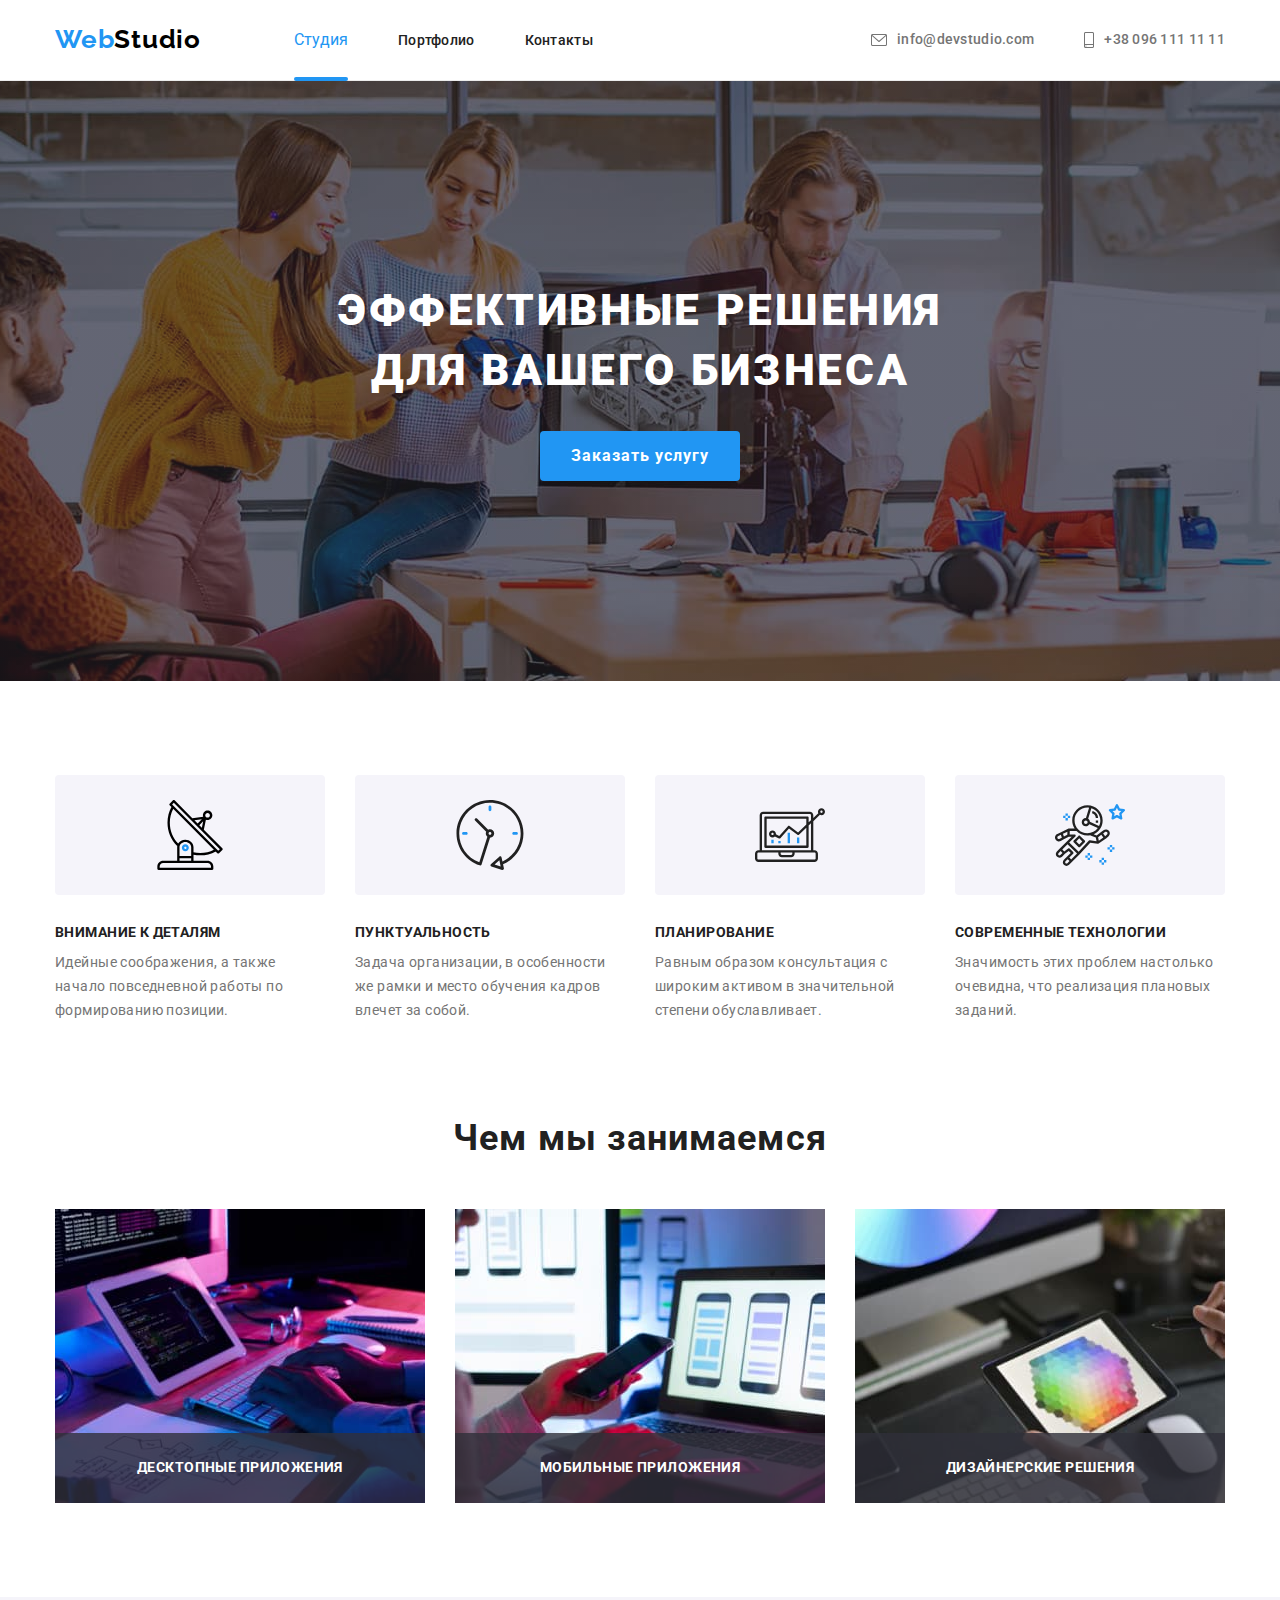
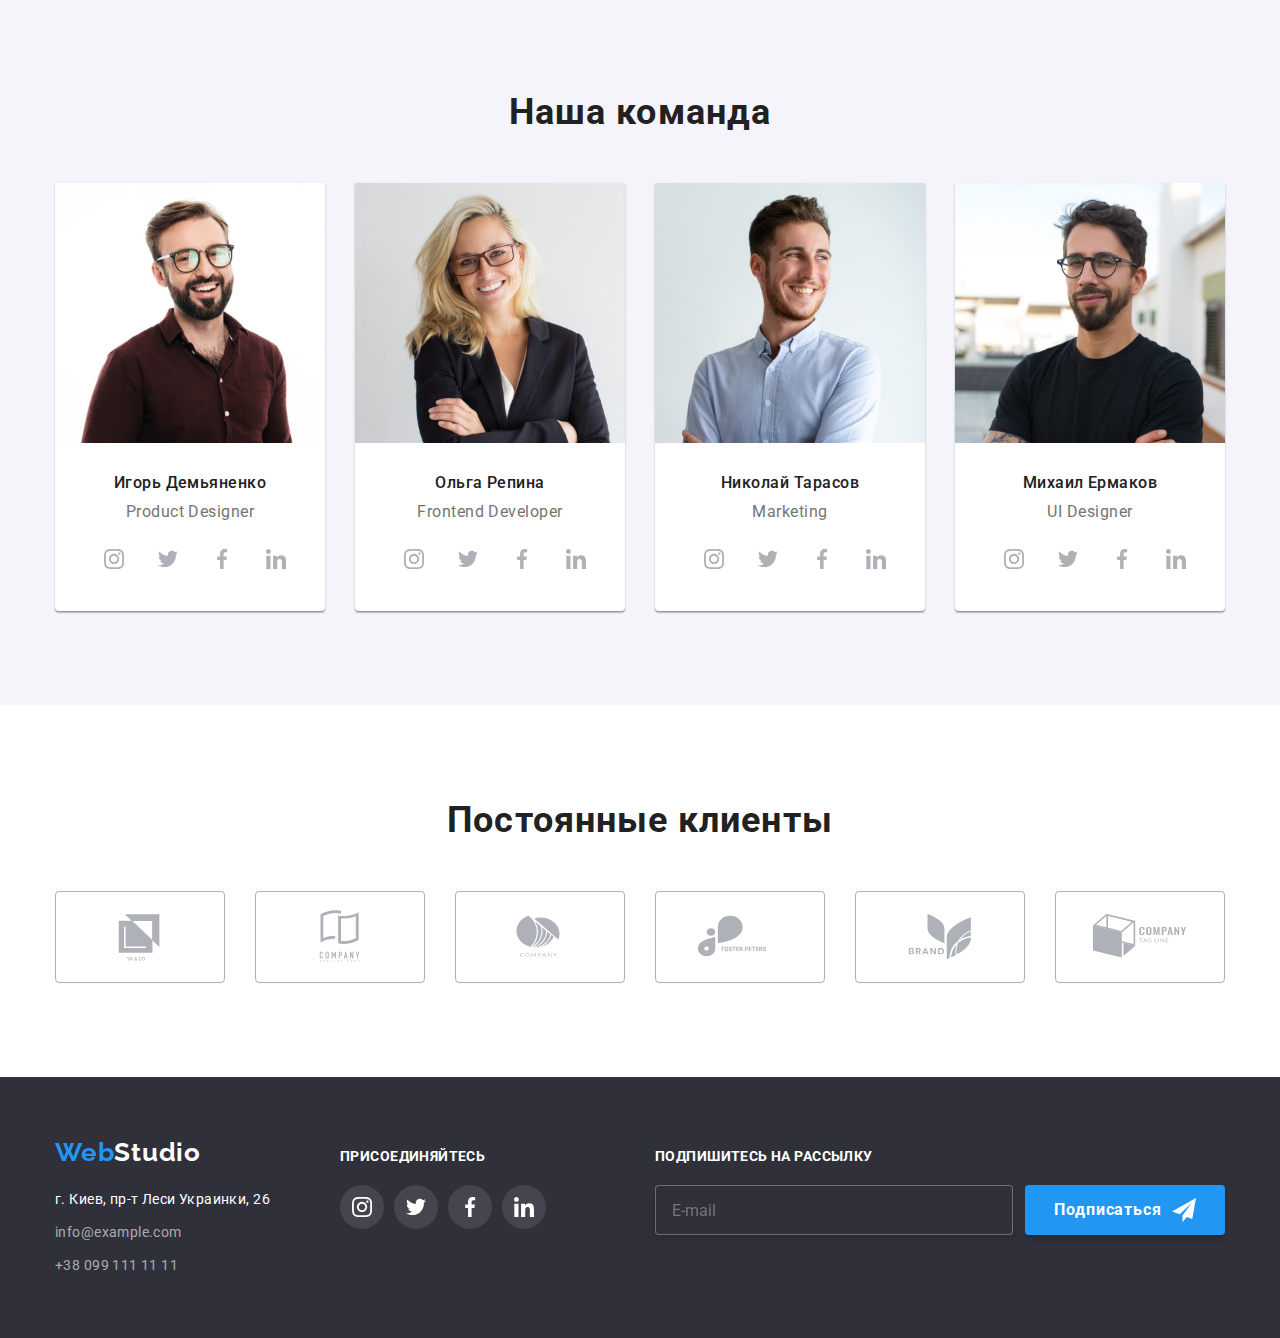
<file: index.html>
<!DOCTYPE html>
<html lang="ru">
<head>
    <meta charset="UTF-8">
    <meta http-equiv="X-UA-Compatible" content="IE=edge">
    <meta name="viewport" content="width=device-width, initial-scale=1.0">
    <link rel="preconnect" href="https://fonts.googleapis.com">
    <link rel="preconnect" href="https://fonts.gstatic.com" crossorigin>
    <link
        href="https://fonts.googleapis.com/css2?family=Raleway:wght@700&family=Roboto:wght@400;500;700;900&display=swap"
        rel="stylesheet">
    <title>Студия</title>
    <link rel="stylesheet" href="https://cdnjs.cloudflare.com/ajax/libs/modern-normalize/1.1.0/modern-normalize.min.css
        ">
    <link rel="stylesheet" href="./css/ctyle.css">
</head>
<body>
    <header class="header">
        <div class="container">
            <a href="" class="header-logo link">Web<span class="header-logo-studio link">Studio</span></a>
            <nav class="header-nav">
                <ul class="header-list list">
                    <li class="header-item"><a class="header-link-studio link" href="./index.html">Студия</a></li>
                    <li class="header-item"><a class="header-link link" href="./portfolio.html">Портфолио</a></li>
                    <li class="header-item"><a class="header-link link" href="">Контакты</a></li>
                </ul>
            </nav>
            <div class="header-contact">
                <ul class="header-list-contact list">
                    <li class="header-item-contact">
                        <a class="header-email-link link" href="mailto:info@devstudio.com"><svg class="header-email-icon" width="16" height="12">
                            <use href="./images/icons.svg#icon-envelope"></use>
                        </svg>info@devstudio.com</a>
                    </li>
                    <li class="header-item-contact">
                        <a class="header-tel-link link" href="tel:+380961111111"><svg class="header-tel-icon" width="10" height="16">
                            <use href="./images/icons.svg#icon-smartphone"></use>
                        </svg>+38 096 111 11 11</a>
                    </li>
                </ul>
            </div>
        </div>
    </header>
    <main>
        <section class="hero">
            <div class="container-hero">
                <h1 class="hero-slogan">Эффективные решения для вашего бизнеса</h1>
                <button type="button" class="hero-btn pointer" data-modal-open>Заказать услугу</button>
            </div>
        </section>
        <section class="text">
            <div class="container">
                <h2 class="visually-hidden">Наши особенности</h2>
                <ul class="text-list list">
                    <li class="text-item">
                        <div class="text-icon"><svg class="text-icon-svg" width="70" height="70">
                            <use href="./images/icons.svg#icon-antenna"></use>
                        </svg></div>
                        <h3 class="subtitle">Внимание к деталям</h3>
                        <p class="desc">
                            Идейные соображения, а также начало повседневной работы по формированию позиции.
                        </p>
                    </li>
                    <li class="text-item">
                        <div class="text-icon"><svg class="" width="70" height="70">
                            <use href="./images/icons.svg#icon-clock"></use>
                        </svg></div>
                        <h3 class="subtitle">Пунктуальность</h3>
                        <p class="desc">
                            Задача организации, в особенности же рамки и место обучения кадров влечет за собой.
                        </p>
                    </li>
                    <li class="text-item">
                        <div class="text-icon"><svg class="" width="70" height="70">
                            <use href="./images/icons.svg#icon-diagram"></use>
                        </svg></div>
                        <h3 class="subtitle">
                            Планирование
                        </h3>
                        <p class="desc">
                            Равным образом консультация с широким активом в значительной степени обуславливает.
                        </p>
                    </li>
                    <li class="text-item">
                        <div class="text-icon"><svg class="" width="70" height="70">
                            <use href="./images/icons.svg#icon-astronaut"></use>
                        </svg></div>
                        <h3 class="subtitle">
                            Современные технологии
                        </h3>
                        <p class="desc">
                            Значимость этих проблем настолько очевидна, что реализация плановых заданий.
                        </p>
                    </li>
                </ul>
            </div>
        </section>
        <section class="image">
            <div class="container">
                <h2 class="image-title">Чем мы занимаемся</h2>
                <ul class="image-list list">
                    <li class="image-item">
                        <div class="image-wrap">
                        <img src="./images/photo-img-1.jpg" alt="верстка" width="370" height="294">
                        <p class="image-top-text">Десктопные приложения</p>
                        </div>
                    </li>
                    <li class="image-item">
                        <div class="image-wrap">
                        <img src="./images/photo-img-2.jpg" alt="мобльные приложения" width="370" height="294">
                        <p class="image-top-text">Мобильные приложения</p>
                        </div>
                    </li>
                    <li class="image-item">
                        <div class="image-wrap">
                        <img src="./images/photo-img-3.jpg" alt="работа на планшете" width="370" height="294">
                        <p class="image-top-text">Дизайнерские решения</p>
                        </div>
                    </li> 
                </ul>
            </div>
        </section>
        <section class="command">
            <div class="container">
                <h2 class="command-title">Наша команда</h2>
                <ul class="command-list list">
                    <li class="command-item">
                        <img src="./images/photo-igor-img.jpg" alt="Игорь Демьяненко" width="270" height="260">
                        <div class="name-position">
                            <h3 class="name">Игорь Демьяненко</h3>
                            <p class="position" lang="en">Product Designer</p>
                            <ul class="command-soc-list list">
                                <li class="command-soc-item"><a href="" class="command-soc-link link">
                                    <svg class="command-soc-icon" width="20" height="20">
                                        <use href="./images/icons.svg#icon-instagram"></use>
                                    </svg>
                                </a></li>
                                <li class="command-soc-item"><a href="" class="command-soc-link link">
                                    <svg class="command-soc-icon" width="20" height="20">
                                        <use href="./images/icons.svg#icon-twitter"></use>
                                    </svg>
                                </a></li>
                                <li class="command-soc-item"><a href="" class="command-soc-link link">
                                    <svg class="command-soc-icon" width="20" height="20">
                                        <use href="./images/icons.svg#icon-facebook"></use>
                                    </svg>
                                </a></li>
                                <li class="command-soc-item"><a href="" class="command-soc-link link">
                                    <svg class="command-soc-icon" width="20" height="20">
                                        <use href="./images/icons.svg#icon-linkedin"></use>
                                    </svg>
                                </a></li>
                            </ul>
                        </div>
                    </li>
                    <li class="command-item">
                        <img src="./images/photo-olga-img.jpg" alt="Ольга Репина" width="270" height="260">
                        <div class="name-position">
                            <h3 class="name">Ольга Репина</h3>
                            <p class="position" lang="en">Frontend Developer</p>
                            <ul class="command-soc-list list">
                                <li class="command-soc-item"><a href="" class="command-soc-link link">
                                        <svg class="command-soc-icon" width="20" height="20">
                                            <use href="./images/icons.svg#icon-instagram"></use>
                                        </svg>
                                    </a></li>
                                <li class="command-soc-item"><a href="" class="command-soc-link link">
                                        <svg class="command-soc-icon" width="20" height="20">
                                            <use href="./images/icons.svg#icon-twitter"></use>
                                        </svg>
                                    </a></li>
                                <li class="command-soc-item"><a href="" class="command-soc-link link">
                                        <svg class="command-soc-icon" width="20" height="20">
                                            <use href="./images/icons.svg#icon-facebook"></use>
                                        </svg>
                                    </a></li>
                                <li class="command-soc-item"><a href="" class="command-soc-link link">
                                        <svg class="command-soc-icon" width="20" height="20">
                                            <use href="./images/icons.svg#icon-linkedin"></use>
                                        </svg>
                                    </a></li>
                            </ul>
                        </div>
                    </li>
                    <li class="command-item">
                        <img src="./images/photo-nikolaj-img.jpg" alt="Николай Тарасов" width="270" height="260">
                        <div class="name-position">
                            <h3 class="name">Николай Тарасов</h3>
                            <p class="position" lang="en" >Marketing</p>
                            <ul class="command-soc-list list">
                                <li class="command-soc-item"><a href="" class="command-soc-link link">
                                        <svg class="command-soc-icon" width="20" height="20">
                                            <use href="./images/icons.svg#icon-instagram"></use>
                                        </svg>
                                    </a></li>
                                <li class="command-soc-item"><a href="" class="command-soc-link link">
                                        <svg class="command-soc-icon" width="20" height="20">
                                            <use href="./images/icons.svg#icon-twitter"></use>
                                        </svg>
                                    </a></li>
                                <li class="command-soc-item"><a href="" class="command-soc-link link">
                                        <svg class="command-soc-icon" width="20" height="20">
                                            <use href="./images/icons.svg#icon-facebook"></use>
                                        </svg>
                                    </a></li>
                                <li class="command-soc-item"><a href="" class="command-soc-link link">
                                        <svg class="command-soc-icon" width="20" height="20">
                                            <use href="./images/icons.svg#icon-linkedin"></use>
                                        </svg>
                                    </a></li>
                            </ul>
                        </div>
                    </li>
                    <li class="command-item">
                        <img src="./images/photo-mihail-img.jpg" alt="Михаил Ермаков" width="270" height="260">
                        <div class="name-position">
                            <h3 class="name">Михаил Ермаков</h3>
                            <p class="position" lang="en">UI Designer</p>
                            <ul class="command-soc-list list">
                                <li class="command-soc-item"><a href="" class="command-soc-link link">
                                        <svg class="command-soc-icon" width="20" height="20">
                                            <use href="./images/icons.svg#icon-instagram"></use>
                                        </svg>
                                    </a></li>
                                <li class="command-soc-item"><a href="" class="command-soc-link link">
                                        <svg class="command-soc-icon" width="20" height="20">
                                            <use href="./images/icons.svg#icon-twitter"></use>
                                        </svg>
                                    </a></li>
                                <li class="command-soc-item"><a href="" class="command-soc-link link">
                                        <svg class="command-soc-icon" width="20" height="20">
                                            <use href="./images/icons.svg#icon-facebook"></use>
                                        </svg>
                                    </a></li>
                                <li class="command-soc-item"><a href="" class="command-soc-link link">
                                        <svg class="command-soc-icon" width="20" height="20">
                                            <use href="./images/icons.svg#icon-linkedin"></use>
                                        </svg>
                                    </a></li>
                            </ul>
                        </div>
                    </li>
                </ul>
            </div>
        </section>
        <section class="clients">
            <div class="container">
                <h2 class="clients-title">Постоянные клиенты</h2>
                <ul class="clients-list list">
                    <li class="clients-item"><a href="" class="client-link link">
                        <svg class="clients-icon" width="106" height="60">
                            <use href="./images/icons.svg#icon-group-1"></use>
                        </svg>
                        </a>
                    </li>
                    <li class="clients-item"><a href="" class="client-link link">
                        <svg class="clients-icon" width="106" height="60">
                            <use href="./images/icons.svg#icon-group-2"></use>
                        </svg>
                        </a>
                    </li>
                    <li class="clients-item"><a href="" class="client-link link">
                        <svg class="clients-icon" width="106" height="60">
                            <use href="./images/icons.svg#icon-group-3"></use>
                        </svg>
                        </a>
                    </li>
                    <li class="clients-item"><a href="" class="client-link link">
                        <svg class="clients-icon" width="106" height="60">
                            <use href="./images/icons.svg#icon-group-4"></use>
                        </svg>
                        </a>
                    </li>
                    <li class="clients-item"><a href="" class="client-link link">
                         <svg class="clients-icon" width="106" height="60">
                            <use href="./images/icons.svg#icon-group-5"></use>
                        </svg>
                        </a>
                    </li>
                    <li class="clients-item"><a href="" class="client-link link">
                        <svg class="clients-icon" width="106" height="60">
                            <use href="./images/icons.svg#icon-group-6"></use>
                        </svg>
                        </a>
                    </li>
                </ul> 
            </div>
        </section>
    </main>
    <footer class="footer">
        <div class="container">
            <div class="footer-container">
                <div class="footer-container-contacts">
                    <a href="" class="footer-logo link">Web<span class="footer-logo-studio link">Studio</span></a>
                    <address class="address">
                        <ul class="footer-list list">
                            <li class="footer-item-addres"><a class="footer-address link" href="">г. Киев, пр-т Леси Украинки, 26</a></li>
                            <li class="footer-item-email"><a class="footer-email link" href="mailto:info@example.com">info@example.com</a></li>
                            <li class="footer-item-tel"><a class="footer-tel link" href="tel:+380991111111">+38 099 111 11 11</a></li>
                        </ul>
                    </address>
                </div>
                <div class="footer-container-icon">
                    <strong class="footer-title">присоединяйтесь</strong>
                    <ul class="footer-list-icon list">
                        <li class="footer-item-icon">
                            <a href="" class="footer-link-icon">
                                <svg class="footer-icon" width="20" height="20"><use href="./images/icons.svg#icon-instagram"></use></svg>
                            </a>
                        </li>
                        <li class="footer-item-icon">
                            <a href="" class="footer-link-icon">
                                <svg class="footer-icon" width="20" height="20"><use href="./images/icons.svg#icon-twitter"></use></svg>
                            </a>
                        </li>
                        <li class="footer-item-icon">
                            <a href="" class="footer-link-icon">
                                <svg class="footer-icon" width="20" height="20"><use href="./images/icons.svg#icon-facebook"></use></svg>
                            </a>
                        </li>
                        <li class="footer-item-icon">
                            <a href="" class="footer-link-icon">
                                <svg class="footer-icon" width="20" height="20"><use href="./images/icons.svg#icon-linkedin"></use></svg>
                            </a>
                        </li>
                    </ul>
                </div>
                <div class="subscribe">
                    <strong class="subscribe-title">Подпишитесь на рассылку</strong>
                    <form class="subscribe-form">
                        <label class="subscribe-label">
                        <input type="email" name="email" placeholder="E-mail" class="email-form">
                        </label>
                        <button class="subscribe-button" type="submit">Подписаться
                            <svg class="subscribe-icon" width="24" height="24">
                                <use href="./images/icons.svg#icon-send"></use>
                            </svg>
                        </button>
                    </form>
                </div>
            </div>
        </div>
    </footer>
    <div class="backdrop is-hidden" data-modal>
        <div class="modal">
             <button type="button" class="modal-close-btn pointer" data-modal-close>
                <svg class="btn-close" width="18" height="18">
                    <use href="./images/icons.svg#icon-close"></use>
                </svg>
             </button>
             <p class="modal-title">Оставьте свои данные, мы вам перезвоним</p>
             <form class="modal-form">
                <label class="modal-label">Имя
                    <div class="modal-wrap">
                        <input type="text" class="modal-input" name="modal-name">
                        <svg class="input-icon" width="18" height="18">
                            <use href="./images/icons.svg#icon-person-black"></use>
                        </svg>
                    </div>
                </label>
                <label class="modal-label">Телефон
                    <div class="modal-wrap">
                        <input type="text" class="modal-input" name="modal-name">
                        <svg class="input-icon" width="18" height="18">
                            <use href="./images/icons.svg#icon-phone-black"></use>
                        </svg>
                    </div>
                </label>
                <label class="modal-label">Почта
                    <div class="modal-wrap">
                        <input type="text" class="modal-input" name="modal-name">
                        <svg class="input-icon" width="18" height="18">
                            <use href="./images/icons.svg#icon-email-black"></use>
                        </svg>
                    </div>
                </label>
                <label class="modal-label">Комментарий
                    <textarea class="online-comment" name="modal-text" rows="6" placeholder="Введите текст"></textarea>
                </label>
                <div class="modal-field">
                    <input type="checkbox" name="agreement" id="agreement" class="input-check visually-hidden">
                    <label for="agreement" class="check-text">
                        <span class="check-icon-wrap">
                            <svg class="check-icon" width="11" height="8">
                                <use href="./images/icons.svg#icon-check"></use>
                            </svg>
                        </span>
                        </label>
                        <p class="modal-field-text">Соглашаюсь с рассылкой и принимаю&nbsp; <a href="" class="check-link link">Условия договора</a></p>
                </div>
                <button type="submit" class="btn-submit">Отправить</button>
             </form>

        </div>
    </div>
    <script src="./js/modal.js"></script>
</body>
</html>
</file>
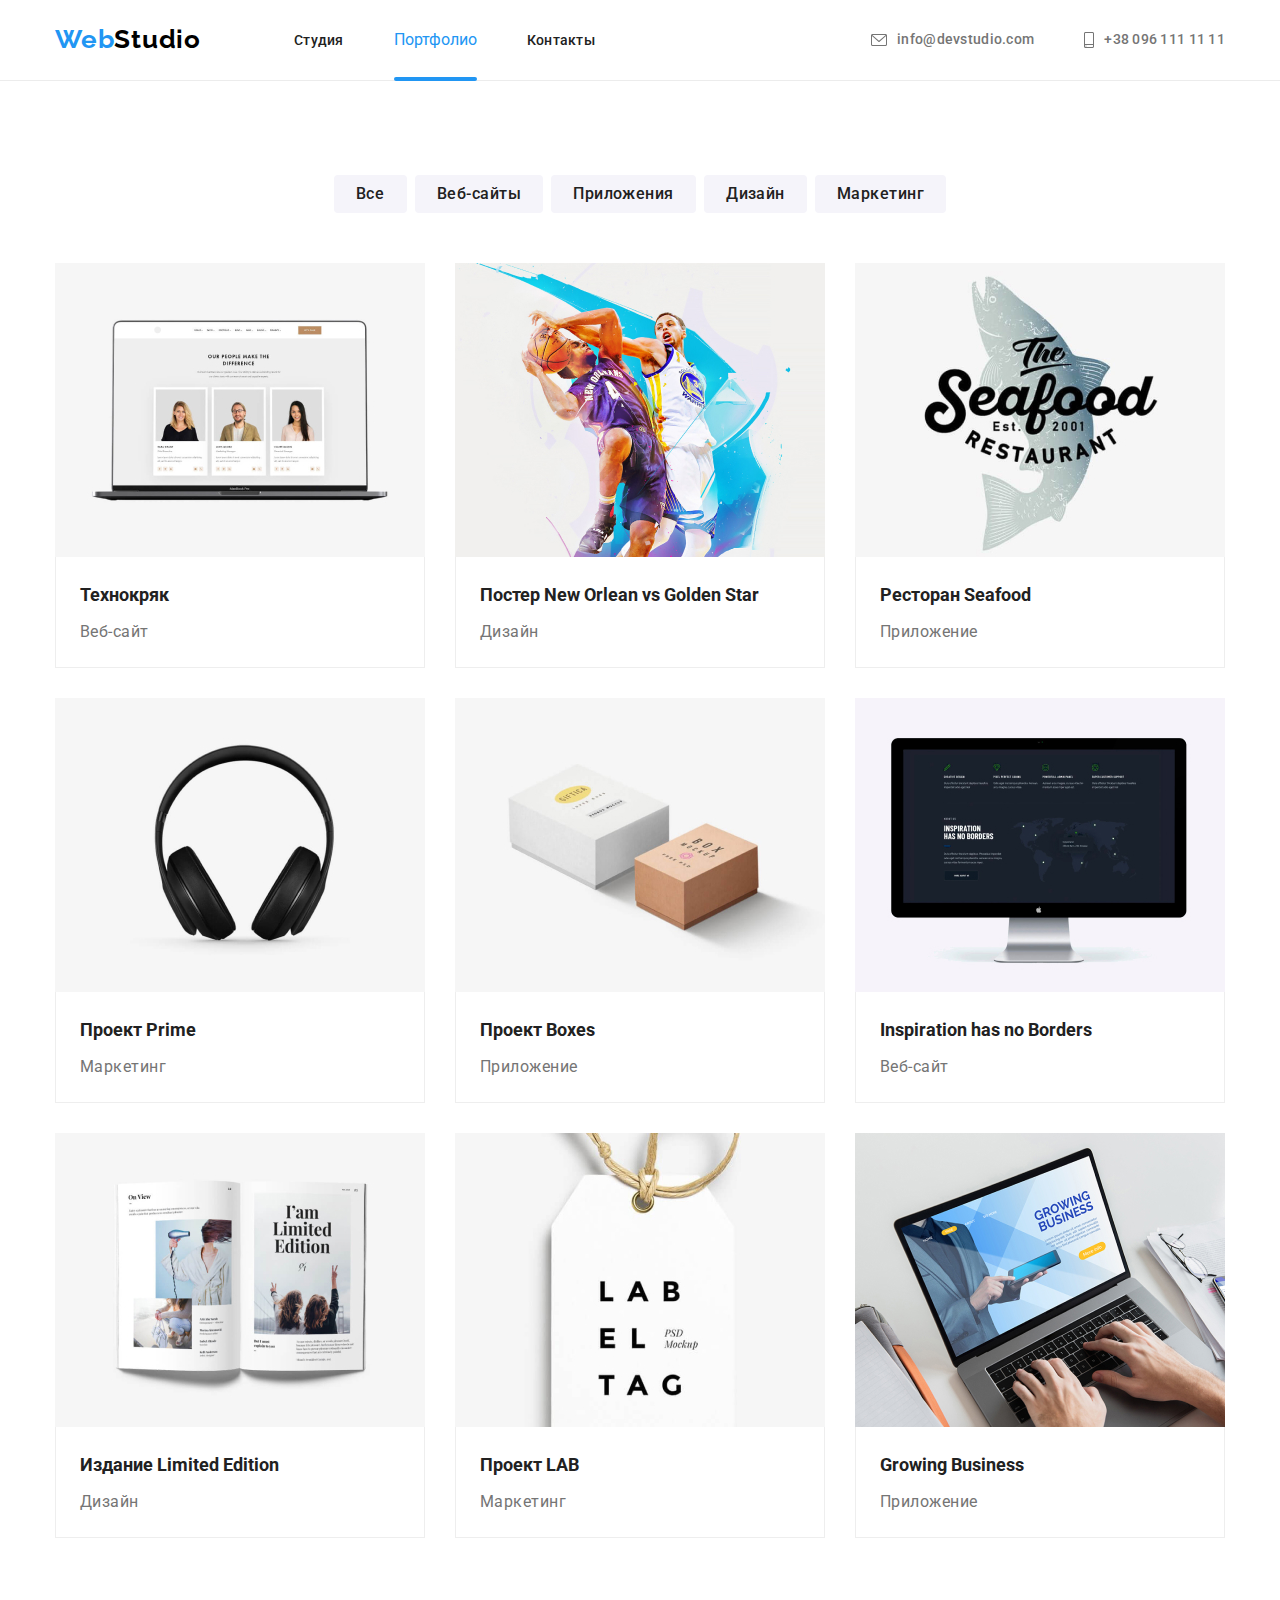
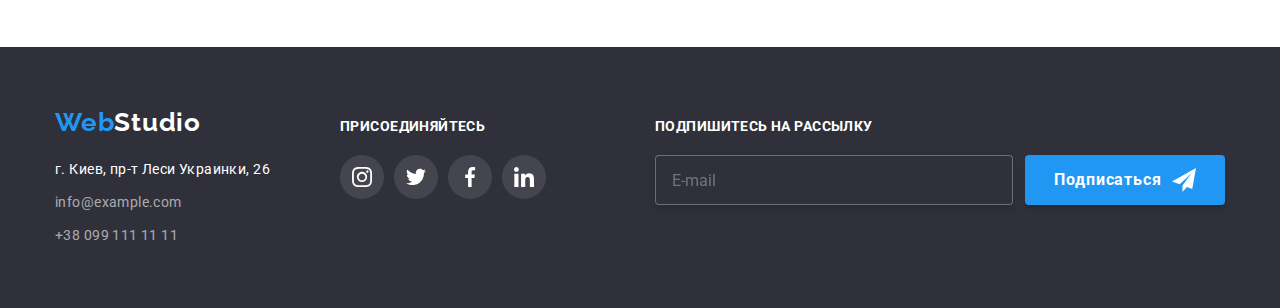
<file: portfolio.html>
<!DOCTYPE html>
<html lang="ru">
<head>
    <meta charset="UTF-8">
    <meta http-equiv="X-UA-Compatible" content="IE=edge">
    <meta name="viewport" content="width=device-width, initial-scale=1.0">
    <link rel="preconnect" href="https://fonts.googleapis.com">
    <link rel="preconnect" href="https://fonts.gstatic.com" crossorigin>
    <link
        href="https://fonts.googleapis.com/css2?family=Raleway:wght@700&family=Roboto:wght@400;500;700;900&display=swap"
        rel="stylesheet">
    <title>Портфолио</title>
    <link rel="stylesheet" href="https://cdnjs.cloudflare.com/ajax/libs/modern-normalize/1.1.0/modern-normalize.min.css
         ">
    <link rel="stylesheet" href="./css/ctyle.css">
</head>
<body>
    <header class="header">
        <div class="container">
            <a href="" class="header-logo link">Web<span class="header-logo-studio link">Studio</span></a>
            <nav class="header-nav">
                <ul class="header-list list">
                    <li class="header-item"><a class="header-link link" href="./index.html">Студия</a></li>
                    <li class="header-item"><a class="header-link-portfolio link" href="./portfolio.html">Портфолио</a></li>
                    <li class="header-item"><a class="header-link link" href="">Контакты</a></li>
                </ul>
            </nav>
            <div class="header-contact">
                <ul class="header-list-contact list">
                    <li class="header-item-contact">
                        <a class="header-email-link link" href="mailto:info@devstudio.com"><svg class="header-email-icon" width="16" height="12">
                                <use href="./images/icons.svg#icon-envelope"></use>
                            </svg>info@devstudio.com</a>
                    </li>
                    <li class="header-item-contact">
                        <a class="header-tel-link link" href="tel:+380961111111"><svg class="header-tel-icon" width="10" height="16">
                                <use href="./images/icons.svg#icon-smartphone"></use>
                            </svg>+38 096 111 11 11</a>
                    </li>
                </ul>
            </div>
        </div>
    </header>
    <main>
        <section class="portfplio">
            <div class="container">
                <h2 class="visually-hidden">Фильтр</h2>
                <ul class="filter-list list">
                    <li class="filter-item">
                        <button type="button" class="filter-btn-all pointer">Все</button>
                    </li>
                    <li class="filter-item">
                        <button type="button" class="filter-btn-web pointer">Веб-сайты</button>
                    </li>
                    <li class="filter-item">
                        <button type="button" class="filter-btn-applic pointer">Приложения</button>
                    </li>
                    <li class="filter-item">
                        <button type="button" class="filter-btn-design pointer">Дизайн</button>
                    </li>
                    <li class="filter-item">
                        <button type="button" class="filter-btn-marketing pointer">Маркетинг</button>
                    </li>
                </ul>
                <ul class="projects-list list">
                    <li class="projects-item">
                        <a href="" class="projects-link link">
                            <div class="projects-top-wrap">
                                <img src="./images/project-img-1.jpg" alt="Технокряк" width="370" height="294">
                                <p class="projects-top-text">Ресурс предлагает комплексные предложения с разным уровнем функционала и сервисов. Все это позволит посетителю получить
                                исчерпывающие сведения о компании или частном лице.</p>
                            </div>
                            <div class="projects-title-subtitle">
                                <h3 class="projects-title">Технокряк</h3>
                                <p class="projects-subtitle">Веб-сайт</p>
                            </div>
                        </a>
                    </li>
                    <li class="projects-item">
                        <a href="" class="projects-link link">
                            <div class="projects-top-wrap">
                                <img src="./images/project-img-2.jpg" alt="Постер New Orlean vs Golden Star" width="370" height="294">
                                <p class="projects-top-text">Ресурс предлагает комплексные предложения с разным уровнем функционала и сервисов. Все это
                                    позволит посетителю получить
                                    исчерпывающие сведения о компании или частном лице.</p>
                            </div>
                            <div class="projects-title-subtitle">
                                <h3 class="projects-title">Постер <span lang="en">New Orlean vs Golden Star</span></h3>
                                <p class="projects-subtitle">Дизайн</p>
                            </div>
                        </a>
                    </li>
                    <li class="projects-item">
                        <a href="" class="projects-link link">
                            <div class="projects-top-wrap">
                                <img src="./images/project-img-3.jpg" alt="Ресторан Seafood" width="370" height="294">
                                <p class="projects-top-text">Ресурс предлагает комплексные предложения с разным уровнем функционала и сервисов. Все это
                                    позволит посетителю получить
                                    исчерпывающие сведения о компании или частном лице.</p>
                            </div>
                            <div class="projects-title-subtitle">
                                <h3 class="projects-title">Ресторан <span lang="en">Seafood</span></h3>
                                <p class="projects-subtitle">Приложение</p>
                            </div>
                        </a>
                    </li>
                    <li class="projects-item">
                        <a href="" class="projects-link link">
                            <div class="projects-top-wrap">
                                <img src="./images/project-img-4.jpg" alt="Проект Prime" width="370" height="294">
                                <p class="projects-top-text">Ресурс предлагает комплексные предложения с разным уровнем функционала и сервисов. Все это
                                    позволит посетителю получить
                                    исчерпывающие сведения о компании или частном лице.</p>
                            </div>
                            <div class="projects-title-subtitle">
                                <h3 class="projects-title">Проект <span lang="en">Prime</span></h3>
                                <p class="projects-subtitle">Маркетинг</p>
                            </div>
                        </a>
                     </li>
                    <li class="projects-item">
                        <a href="" class="projects-link link">
                            <div class="projects-top-wrap">
                                <img src="./images/project-img-5.jpg" alt="Проект Boxes" width="370" height="294">
                                <p class="projects-top-text">Ресурс предлагает комплексные предложения с разным уровнем функционала и сервисов. Все это
                                    позволит посетителю получить
                                    исчерпывающие сведения о компании или частном лице.</p>
                            </div>
                            <div class="projects-title-subtitle">
                                <h3 class="projects-title">Проект <span lang="en">Boxes</span></h3>
                                <p class="projects-subtitle">Приложение</p>
                            </div>
                        </a>
                    </li>
                    <li class="projects-item">
                        <a href="" class="projects-link link">
                            <div class="projects-top-wrap">
                                <img src="./images/project-img-6.jpg" alt="Inspiration has no Borders" width="370" height="294">
                                <p class="projects-top-text">Ресурс предлагает комплексные предложения с разным уровнем функционала и сервисов. Все это
                                    позволит посетителю получить
                                    исчерпывающие сведения о компании или частном лице.</p>
                            </div>
                            <div class="projects-title-subtitle">
                                <h3 lang="en" class="projects-title">Inspiration has no Borders</h3>
                                <p class="projects-subtitle">Веб-сайт</p>
                            </div>
                        </a>
                    </li>
                    <li class="projects-item">
                        <a href="" class="projects-link link">
                            <div class="projects-top-wrap">
                                <img src="./images/project-img-7.jpg" alt="Издание Limited Edition" width="370" height="294">
                                <p class="projects-top-text">Ресурс предлагает комплексные предложения с разным уровнем функционала и сервисов. Все это
                                    позволит посетителю получить
                                    исчерпывающие сведения о компании или частном лице.</p>
                            </div>
                            <div class="projects-title-subtitle">
                                <h3 class="projects-title">Издание <span lang="en">Limited Edition</span></h3>
                                <p class="projects-subtitle">Дизайн</p>
                            </div>
                        </a>
                    </li>
                    <li class="projects-item">
                        <a href="" class="projects-link link">
                            <div class="projects-top-wrap">
                                <img src="./images/project-img-8.jpg" alt="Проект LAB" width="370" height="294">
                                <p class="projects-top-text">Ресурс предлагает комплексные предложения с разным уровнем функционала и сервисов. Все это
                                    позволит посетителю получить
                                    исчерпывающие сведения о компании или частном лице.</p>
                            </div>
                            <div class="projects-title-subtitle">
                                <h3 class="projects-title">Проект <span lang="en">LAB</span></h3>
                                <p class="projects-subtitle">Маркетинг</p>
                            </div>
                        </a>
                    </li>
                    <li class="projects-item">
                        <a href="" class="projects-link link">
                            <div class="projects-top-wrap">
                                <img src="./images/project-img-9.jpg" alt="Growing Business " width="370" height="294">
                                <p class="projects-top-text">Ресурс предлагает комплексные предложения с разным уровнем функционала и сервисов. Все это
                                    позволит посетителю получить
                                    исчерпывающие сведения о компании или частном лице.</p>
                            </div>
                            <div class="projects-title-subtitle">
                                <h3 lang="en" class="projects-title">Growing Business</h3>
                                <p class="projects-subtitle">Приложение</p>
                            </div>
                        </a>
                    </li>
                </ul>
            </div>
        </section>
    </main>
    <footer class="footer">
        <div class="container">
            <div class="footer-container">
                <div class="footer-container-contacts">
                    <a href="" class="footer-logo link">Web<span class="footer-logo-studio link">Studio</span></a>
                    <address class="address">
                        <ul class="footer-list list">
                            <li class="footer-item-addres"><a class="footer-address link" href="">г. Киев, пр-т Леси
                                    Украинки, 26</a></li>
                            <li class="footer-item-email"><a class="footer-email link"
                                    href="mailto:info@example.com">info@example.com</a></li>
                            <li class="footer-item-tel"><a class="footer-tel link" href="tel:+380991111111">+38 099 111 11
                                    11</a></li>
                        </ul>
                    </address>
                </div>
                <div class="footer-container-icon">
                    <strong class="footer-title">присоединяйтесь</strong>
                    <ul class="footer-list-icon list">
                        <li class="footer-item-icon">
                            <a href="" class="footer-link-icon">
                                <svg class="footer-icon" width="20" height="20">
                                    <use href="./images/icons.svg#icon-instagram"></use>
                                </svg>
                            </a>
                        </li>
                        <li class="footer-item-icon">
                            <a href="" class="footer-link-icon">
                                <svg class="footer-icon" width="20" height="20">
                                    <use href="./images/icons.svg#icon-twitter"></use>
                                </svg>
                            </a>
                        </li>
                        <li class="footer-item-icon">
                            <a href="" class="footer-link-icon">
                                <svg class="footer-icon" width="20" height="20">
                                    <use href="./images/icons.svg#icon-facebook"></use>
                                </svg>
                            </a>
                        </li>
                        <li class="footer-item-icon">
                            <a href="" class="footer-link-icon">
                                <svg class="footer-icon" width="20" height="20">
                                    <use href="./images/icons.svg#icon-linkedin"></use>
                                </svg>
                            </a>
                        </li>
                    </ul>
                </div>
                <div class="subscribe">
                    <strong class="subscribe-title">Подпишитесь на рассылку</strong>
                    <form class="subscribe-form">
                        <label class="subscribe-label">
                            <input type="email" name="email" placeholder="E-mail" class="email-form">
                        </label>
                        <button class="subscribe-button" type="submit">Подписаться
                            <svg class="subscribe-icon" width="24" height="24">
                                <use href="./images/icons.svg#icon-send"></use>
                            </svg>
                        </button>
                    </form>
                </div>
            </div>
        </div>
    </footer>
</body>
</html>
</file>
<file: css/ctyle.css>
html {
  box-sizing: border-box;
}

:root {
  --header-color: #FFFFFF;
  --title-color: #212121;
  --text-color: #757575;
  --btn-color: #212121;
  --link-color: #212121;
  --background-color: #2F303A;
  --accent-color: #2196F3;
  --border-color: #ECECEC;
}

p, h1, h2, h3, h4, h5, h6 {
  margin: 0;
}

.container {
  width: 1200px;
  padding-left: 15px;
  padding-right: 15px;
  margin: 0 auto;
}

ul {
  margin: 0;
  padding-left: 0;
}

body {
  font-family: Roboto, sans-serif;
  color: var(--link-color);
}

.list {
  margin: 0;
  padding: 0;
  list-style: none;
}

.link {
  text-decoration: none;
}

.pointer {
  cursor: pointer;  
}

img {
  display: block;
  max-width: 100%;
  height: auto;
}

/*-------HEADER-------*/

.header {
  width: 100%;
  background-color: var(--header-color);
  border-bottom: 1px solid #ECECEC;
}

.header-logo {
  font-family: 'Raleway', sans-serif;
  font-style: normal;
  font-weight: 700;
  font-size: 26px;
  line-height: 1.19;
  letter-spacing: 0.03em;
  color: var(--accent-color);
  padding-top: 24px;
  padding-bottom: 25px;
  margin-right: 93px;
}

.header-logo-studio {
  font-family: 'Raleway', sans-serif;
  font-style: normal;
  font-weight: 700;
  font-size: 26px;
  line-height: 1.19;
  letter-spacing: 0.03em;
  color: black;
  padding-top: 24px;
  padding-bottom: 25px;
}

.header .container {
  display: block;
  display: flex;
  align-items: center;
}

.header-nav {
  display: block;
  display: flex;
  align-items: center;
}

.header-list{
  display: block;
  display: flex;
}

.header-link-studio {
  color: var(--accent-color);
  padding-top: 32px;
  padding-bottom: 32px;
  transition: color 250ms cubic-bezier(.4, 0, .2, 1);
} 

.header-link {
  font-weight: 500;
  font-size: 14px;
  line-height: 1.14;
  letter-spacing: 0.02em;
  color: var(--link-color);
  padding-top: 32px;
  padding-bottom: 32px;
  transition: color 250ms cubic-bezier(.4, 0, .2, 1);
}

.header-contact {
  display: block;
  display: flex;
  align-items: center;
}

.header-item:not(:last-child) {
  margin-right: 50px;
}

.header-item {
  position: relative;
}

.header-link-studio::after {
  content: "";
  position: absolute;
  bottom: -32px;
  display: block;
  width: 100%;
  height: 4px;
  border-radius: 4px;
  background-color: var(--accent-color);
}

.header-link:hover,
.header-link:focus {
  color: var(--accent-color);
  transition: color 250ms cubic-bezier(.4, 0, .2, 1);
}

.header-contact {
  margin-left: auto;
}

.header-list-contact {
  display: block;
  display: flex;
  align-items: center;
}

.header-item-contact {
  display: block;
  display: flex;
  align-items: center;
}

.header-link-contact {
  color: #757575;
}

.header-email-icon {
  margin-right: 10px;
  fill: currentColor;
}

.header-tel-icon {
  margin-right: 10px;
  fill: currentColor;
}

.header-email-link {
  font-weight: 500;
  font-size: 14px;
  line-height: 1.14;
  letter-spacing: 0.02em;
  color: var(--text-color);
  display: flex;
  align-items: center;
  padding-top: 32px;
  padding-bottom: 32px;
  transition: color 250ms cubic-bezier(.4, 0, .2, 1);
}


.header-email-link:hover,
.header-email-link:focus {
  color: var(--accent-color);
  transition: color 250ms cubic-bezier(.4, 0, .2, 1);
}

.header-tel-link {
  font-weight: 500;
  font-size: 14px;
  line-height: 1.14;
  letter-spacing: 0.02em;
  color: var(--text-color);
  display: flex;
  align-items: center;
  padding-top: 32px;
  padding-bottom: 32px;
  transition: color 250ms cubic-bezier(.4, 0, .2, 1);
}

.header-item-contact {
  margin-left: 50px;
}

.header-tel-link:hover,
.header-tel-link:focus {
  color: var(--accent-color);
  transition: color 250ms cubic-bezier(.4, 0, .2, 1);
}

/*-------HERO-------*/

.hero {
  background: var(--background-color);
  padding-top: 200px;
  padding-bottom: 200px;
  background-image: linear-gradient(rgba(47, 48, 58, 0.4),
  rgba(47, 48, 58, 0.4)),
  url(../images/hero-img.jpg);
  background-repeat: no-repeat;
  background-position: center;
  background-size: cover;
  max-width: 1600px;
  height: 600px;
  margin: 0 auto;
}

.container-hero {
  text-align: center;
  width: 696px;
  margin: 0 auto;
}

.hero-slogan {
  font-weight: 900;
  font-size: 44px;
  line-height: 1.36;
  letter-spacing: 0.06em;
  text-transform: uppercase;
  color: var(--header-color);
  margin-bottom: 30px;
}

.hero-btn {
  font-family: inherit;
  font-weight: 700;
  font-size: 16px;
  line-height: 1.88;
  letter-spacing: 0.06em;
  color: var(--header-color);
  background: var(--accent-color);
  min-width: 200px;
  height: 50px;
  border-radius: 4px;
  border: 0px;
}

/*-------TEXT-------*/

.visually-hidden {
  position: absolute;
  white-space: nowrap;
  width: 1px;
  height: 1px;
  overflow: hidden;
  border: 0;
  padding: 0;
  clip: rect(0 0 0 0);
  clip-path: inset(50%);
  margin: -1px;
}

.text {
  padding-top: 94px;
  padding-bottom: 94px;
}

.text-list {
  display: flex;
}

.text-item:not(:last-child) {
  margin-right: 30px;
}

.text-item {
  min-width: 270px;
}

.text-icon {
  display: flex;
  justify-content: center;
  align-items: center;
  margin-bottom: 30px;
  width: 270px;
  height: 120px;
  background-color: #F5F4FA;
  border-radius: 4px;
}

.subtitle {
  font-weight: 700;
  font-size: 14px;
  line-height: 1.14;
  letter-spacing: 0.03em;
  text-transform: uppercase;
  color: var(--title-color);
  margin-bottom: 10px;
}

.desc {
  font-size: 14px;
  line-height: 1.71;
  letter-spacing: 0.03em;
  color: var(--text-color);
}

/*-------IMAGE-------*/

.image {
  padding-bottom: 94px;
}

.image-title {
  font-weight: 700;
  font-size: 36px;
  line-height: 1.17;
  letter-spacing: 0.03em;  
  color: var(--title-color);
  text-align: center;
  margin-bottom: 50px;
}

.image-list {
  display: flex;
}

.image-item:not(:last-child) {
  margin-right: 30px;
}

.image-wrap {
  position: relative;
  overflow: hidden;
}

.image-top-text {
  position: absolute;
  bottom: 0;
  font-weight: 700;
  font-size: 14px;
  line-height: 1.4;
  width: 370px;
  height: 70px;
  display: flex;
  justify-content: center;
  align-items: center;
  letter-spacing: 0.03em;
  text-transform: uppercase;
  background-color: rgba(47, 48, 58, 0.8);;
  color: #FFFFFF;
}

/*-------COMMAND-------*/

.command {
  background: #F5F4FA;
  padding-top: 94px;
  padding-bottom: 94px;
}

.command-item {
  background-color: var(--header-color);
  box-shadow: 0px 1px 3px rgba(0, 0, 0, 0.12), 0px 1px 1px rgba(0, 0, 0, 0.14), 0px 2px 1px rgba(0, 0, 0, 0.2);
  border-radius: 0px 0px 4px 4px;
}

.command-title {
  font-weight: 700;
  font-size: 36px;
  line-height: 1.17;
  letter-spacing: 0.03em;
  color: var(--title-color);
  text-align: center;
  margin-bottom: 50px;
}

.command-list {
  display: flex;
}

.command-item:not(:last-child) {
  margin-right: 30px;
}

.name-position {
  text-align: center;
  padding-top: 30px;
  padding-bottom: 30px;
}

.name {
  font-weight: 500;
  font-size: 16px;
  line-height: 1.19;
  letter-spacing: 0.03em;
  color: var(--title-color);
  margin-bottom: 10px;
}

.position {
  font-size: 16px;
  line-height: 1.19;
  letter-spacing: 0.03em;   
  color: var(--text-color);
  margin-bottom: 16px;
}

.command-soc-list {
  display: flex;
  justify-content: center;
}

.command-soc-item {
  width: 44px; 
  height: 44px;
  margin-left: 10px;
}

.command-soc-item :first-child {
  margin-left: 0;
}

.command-soc-link {
  display: flex;
  align-items: center;
  justify-content: center;
  width: 100%;
  height: 100%;
  border-radius: 50%;
  color: #AFB1B8;
  transition: background-color 250ms cubic-bezier(.4, 0, .2, 1), color 250ms cubic-bezier(.4, 0, .2, 1);
}

.command-soc-icon {
  fill: currentColor;
}

.command-soc-link:hover,
.command-soc-link:focus {
  background-color: var(--accent-color);
  color: var(--header-color);
  transition: background-color 250ms cubic-bezier(.4, 0, .2, 1), color 250ms cubic-bezier(.4, 0, .2, 1);
}

/*-------CLIENTS-------*/

.clients {
  padding-top: 94px;
  padding-bottom: 94px;
}

.clients-title {
  font-weight: 700;
  font-size: 36px;
  line-height: 1.17;
  text-align: center;
  letter-spacing: 0.03em;
  color: var(--title-color);
  margin-bottom: 50px;
}

.clients-list {
  display: flex;
}

.clients-item:not(:last-child) {
  margin-right: 30px;
}

.client-link {
  width: 170px;
  height: 92px;
  display: flex;
  justify-content: center;
  align-items: center;
  border: 1px solid #AFB1B8;
  border-radius: 4px;
  color: #AFB1B8;
  transition: color 250ms cubic-bezier(.4, 0, .2, 1), border 250ms cubic-bezier(.4, 0, .2, 1);
}

.clients-icon {
  fill: currentColor;
}

.client-link:hover,
.client-link:focus {
 color: var(--accent-color);
 border-color: var(--accent-color);
 transition: color 250ms cubic-bezier(.4, 0, .2, 1), border-color 250ms cubic-bezier(.4, 0, .2, 1);
}


/*-------FOOTER-------*/

.footer {
  background: var(--background-color);
  padding-top: 60px;
  padding-bottom: 60px;
}

.footer-container {
  display: flex;
  align-items: baseline;
}

.footer-logo {
  font-family: 'Raleway', sans-serif;
  font-style: normal;
  font-weight: 700;
  font-size: 26px;
  line-height: 1.19;
  letter-spacing: 0.03em;
  color: var(--accent-color);
}

.footer-logo-studio {
  font-family: 'Raleway', sans-serif;
  font-style: normal;
  font-weight: 700;
  font-size: 26px;
  line-height: 1.19;
  letter-spacing: 0.03em;
  color: var(--header-color);
}

.address {
  margin-top: 20px;
}

.footer-item-addres {
  margin-bottom: 9px;
}

.footer-address {
  font-style: normal;
  font-size: 14px;
  line-height: 1.71;
  letter-spacing: 0.03em;    
  color: var(--header-color);
  transition: color 250ms cubic-bezier(.4, 0, .2, 1);
}

.footer-address:hover,
.footer-address:focus {
  color: var(--accent-color);
  transition: color 250ms cubic-bezier(.4, 0, .2, 1);
}

.footer-email {
  font-style: normal; 
  font-size: 14px;
  line-height: 1.71;
  letter-spacing: 0.03em;
  color: rgba(255, 255, 255, 0.6);
  transition: color 250ms cubic-bezier(.4, 0, .2, 1);
}

.footer-item-email {
  margin-bottom: 9px;
}

.footer-email:hover,
.footer-email:focus {
  color: var(--accent-color);
  transition: color 250ms cubic-bezier(.4, 0, .2, 1);
}

.footer-tel {
  font-style: normal;  
  font-size: 14px;
  line-height: 1.71;
  letter-spacing: 0.03em;
  color: rgba(255, 255, 255, 0.6);
  transition: color 250ms cubic-bezier(.4, 0, .2, 1);
}


.footer-tel:hover,
.footer-tel:focus {
  color: var(--accent-color);
  transition: color 250ms cubic-bezier(.4, 0, .2, 1);
}

.footer-container-contacts {
  margin-right: 70px;
}

.footer-title {
  font-weight: 700;
  font-size: 14px;
  line-height: 1.14;
  letter-spacing: 0.03em;
  display: block;
  text-transform: uppercase;
  color: #FFFFFF;
  margin-bottom: 20px;
}

.footer-container-icon {
  margin-right: 98.539px;
}

.footer-list-icon {
  display: flex;
}

.footer-item-icon {
  width: 44px;
  height: 44px;
  margin-right: 10px;
}

.footer-item-icon :first-child {
  margin-right: 0;
}

.footer-link-icon {
  display: flex;
  align-items: center;
  justify-content: center;
  width: 100%;
  height: 100%;
  border-radius: 50%;
  background-color: rgba(255, 255, 255, 0.1);
  color: var(--header-color);
  transition: background-color 250ms cubic-bezier(.4, 0, .2, 1);
}

.footer-icon {
  fill: currentColor;
}

.footer-link-icon:hover,
.footer-link-icon:focus {
  background-color: var(--accent-color);
  transition: background-color 250ms cubic-bezier(.4, 0, .2, 1);
}

.subscribe {
  display: block;
}

.subscribe-title {
  display: block;
  font-weight: 700;
  font-size: 14px;
  line-height: 1.14;
  letter-spacing: 0.03em;
  text-transform: uppercase;
  color: var(--header-color);
  margin-bottom: 20px;
}

.subscribe-form {
  display: flex;
  align-items: flex-end;
}

.subscribe-label {
  margin-right: 12px;
}

.email-form {
  width: 358px;
  height: 50px;
  color: var(--header-color);
  background-color: #2F303A;
  border: 1px solid rgba(255, 255, 255, 0.3);
  filter: drop-shadow(0px 4px 4px rgba(0, 0, 0, 0.15));
  border-radius: 4px;
  padding: 15px 16px;
}

.subscribe-button {
  display: flex;
  align-items: center;
  justify-content: center;
  padding: 0;
  width: 200px;
  height: 50px;
  font-weight: 700;
  font-size: 16px;
  line-height: 1.88;
  letter-spacing: 0.06em;
  color: var(--header-color);
  cursor: pointer;
  background: var(--accent-color);
  box-shadow: 0px 4px 4px rgba(0, 0, 0, 0.15);
  border-radius: 4px;
  border: 0;
  transition: color 250ms cubic-bezier(.4, 0, .2, 1);
}

.subscribe-icon {
  margin-left: 10px;
}

/*-------MODAL-------*/

.backdrop {
  position: fixed;
  top: 0;
  left: 0;
  width: 100%;
  height: 100%;
  background-color: rgba(0, 0, 0, 0.2);
  transition: opacity 250ms linear, visibility 250ms linear;
}

.backdrop.is-hidden .modal {
  transform: translate(-50%, -50%) scale(0);
}

.modal {
  position: absolute;
  top: 50%;
  left: 50%;
  transform: translate(-50%, -50%) scale(1);
  width: 528px;
  min-height: 581px;
  border-radius: 4px;
  background-color: var(--header-color);
  transition: transform 250ms linear;
  color: #000000;
  padding: 40px;
}

.modal-title {
  font-weight: 700;
  font-size: 20px;
  line-height: 1.15;
  text-align: center;
  letter-spacing: 0.03em;
  color: #212121;
}

.modal-form {
  display: flex;
  flex-direction: column;
  margin-top: 12px;
}

.modal-label {
  display: flex;
  flex-direction: column;
  font-size: 12px;
  line-height: 1.16;
  letter-spacing: 0.01em;
  color: var(--text-color);
}

.modal-label:not(:first-child) {
  margin-top: 10px;
}

.modal-wrap {
  display: inline-block;
  position: relative;
  margin-top: 4px;
  color: var(--accent-color);
  transition: color 250ms cubic-bezier(.4, 0, .2, 1);
}

.modal-input {
  width: 100%;
  height: 40px;
  border: 1px solid rgba(33, 33, 33, 0.2);
  border-radius: 4px;
  background-color: transparent;
  padding: 12px 42px;
  cursor: pointer;
  transition: border-color 250ms cubic-bezier(.4, 0, .2, 1);
  outline: transparent;
}

.input-icon {
  position: absolute;
  top: 11px;
  left: 12px;
  cursor: pointer;
  fill: var(--title-color);
  transition: fill 250ms cubic-bezier(.4, 0, .2, 1);
}

.online-comment {
  width: 100%;
  border: 1px solid rgba(33, 33, 33, 0.2);
  border-radius: 4px;
  resize: none;
  font-size: 12px;
  line-height: 1.16;
  letter-spacing: 0.01em;
  padding: 12px 16px;
  margin-top: 4px;
  cursor: pointer;
  outline: transparent;
  transition: border-color 250ms cubic-bezier(.4, 0, .2, 1);
}

.online-comment:hover,
.online-comment:focus {
  border-color: var(--accent-color);
}

.modal-input:hover,
.modal-input:focus {
  border-color: var(--accent-color);
}

.modal-input:hover+.input-icon,
.modal-input:focus+.input-icon {
  border-color: var(--accent-color);
  fill: var(--accent-color);
  transition: color 250ms cubic-bezier(.4, 0, .2, 1);
}

.modal-field {
  display: flex;
  justify-content: center;
  align-items: center;
  margin-top: 20px;
}

.check-text {
  
  position: relative;
}

.check-text span {
  width: 16px;
  height: 15px;
  border: 2px solid var(--title-color);
  border-radius: 2px;
  margin-right: 5px;
  display: flex;
  align-items: center;
  justify-content: center;
  cursor: pointer;
  transition: border-color 250ms cubic-bezier(.4, 0, .2, 1);
}

.modal-field-text {
  font-size: 14px;
  line-height: 1.71;
  letter-spacing: 0.03em;
  color: var(--text-color);
  display: flex;
  align-items: center;
}

.check-text span:hover,
.check-text span:focus {
  border-color: var(--accent-color);
}

.check-link {
  font-size: 14px;
  line-height: 1.71;
  letter-spacing: 0.03em;
  color: var(--accent-color);
}

.check-link {
  text-decoration: none;
}

.check-icon {
  fill: transparent;
  cursor: pointer;
  transition: fill 250ms cubic-bezier(.4, 0, .2, 1);
}

.input-check:checked + .check-text span {
  background-color: var(--accent-color);
  border: none;
}

.input-check:checked + .check-text .check-icon {
  fill: var(--header-color);
}

.btn-submit {
  width: 200px;
  height: 50px;
  background: var(--accent-color);
  box-shadow: 0px 4px 4px rgba(0, 0, 0, 0.15);
  border-radius: 4px;
  border: 0;
  font-weight: 700;
  font-size: 16px;
  line-height: 1.88;
  cursor: pointer;
  align-self: center;
  text-align: center;
  letter-spacing: 0.06em;
  color: var(--header-color);
  margin-top: 30px;
}

.modal-close-btn {
  position: absolute;
  right: 8px;
  top: 8px;
  width: 30px;
  height: 30px;
  border-radius: 50%;
  background-color: var(--header-color);
  border: 1px solid rgba(0, 0, 0, 0.1);
  display: flex;
  align-items: center;
  justify-content: center;
  color: #000000;;
}

.btn-close {
  fill: currentColor;
  transition: color 250ms cubic-bezier(.4, 0, .2, 1);
}

.btn-close:hover,
.btn-close:focus {
  color: var(--accent-color);
  transition: color 250ms cubic-bezier(.4, 0, .2, 1);
}

.is-hidden {
  opacity: 0;
  visibility: hidden;
  pointer-events: none;
}

.no-scroll {
  overflow: hidden;
}
/*-------PORTFOLIO-------*/

/*-------HEADER-------*/

.header {
  border-bottom: 1px solid #ECECEC;
}

.header-logo {
  font-family: 'Raleway', sans-serif;
  font-style: normal;
  font-weight: 700;
  font-size: 26px;
  line-height: 1.19;
  letter-spacing: 0.03em;
  color: var(--accent-color);
  padding-top: 24px;
  padding-bottom: 25px;
  margin-right: 93px;
}

.header-logo-studio {
  font-family: 'Raleway', sans-serif;
  font-style: normal;
  font-weight: 700;
  font-size: 26px;
  line-height: 1.19;
  letter-spacing: 0.03em;
  color: black;
  padding-top: 24px;
  padding-bottom: 25px;
}

.header .container {
  display: block;
  display: flex;
  align-items: center;
}

.header-nav {
  display: block;
  display: flex;
  align-items: center;
}

.header-list {
  display: block;
  display: flex;
}

.header-link-portfolio {
  color: var(--accent-color);
  padding-top: 32px;
  padding-bottom: 32px;
}

.header-item {
  position: relative;
}

.header-link-portfolio::after {
  content: "";
  position: absolute;
  bottom: -32px;
  display: block;
  width: 100%;
  height: 4px;
  border-radius: 4px;
  background-color: var(--accent-color);
  }

.header-link {
  font-weight: 500;
  font-size: 14px;
  line-height: 1.14;
  letter-spacing: 0.02em;
  color: var(--link-color);
  padding-top: 32px;
  padding-bottom: 32px;
  transition: color 250ms cubic-bezier(.4, 0, .2, 1);
}

.header-list-contact {
  display: block;
  display: flex;
  align-items: center;
}

.header-item:not(:last-child) {
  margin-right: 50px;
}

.header-link-contact {
  display: flex;
  align-items: center;
}

.header-link-contact:hover,
.header-link-contact:focus {
  color: var(--accent-color);
  transition: color 250ms cubic-bezier(.4, 0, .2, 1);
}

.header-link:hover,
.header-link:focus {
  color: var(--accent-color);
  transition: color 250ms cubic-bezier(.4, 0, .2, 1);
}

.header-contact {
  margin-left: auto;
}

.header-item-contact {
  display: block;
  display: flex;
  align-items: center;
  color: #757575;
}

.header-email-icon {
  fill: currentColor;
}

.header-tel-icon {
  fill: currentColor;
}

.header-email-icon:hover,
.header-email-icon:focus {
  color: var(--accent-color);
}

.header-tel-icon:hover,
.header-tel-icon:focus {
  color: var(--accent-color);
}

.header-email {
  font-weight: 500;
  font-size: 14px;
  line-height: 1.14;
  letter-spacing: 0.02em;
  color: var(--text-color);
  padding-top: 32px;
  padding-bottom: 32px;
  transition: color 250ms cubic-bezier(.4, 0, .2, 1);
}

.header-email:hover,
.header-email:focus {
  color: var(--accent-color);
  transition: color 250ms cubic-bezier(.4, 0, .2, 1);
}

.header-tel {
  font-weight: 500;
  font-size: 14px;
  line-height: 1.14;
  letter-spacing: 0.02em;
  color: var(--text-color);
  padding-top: 32px;
  padding-bottom: 32px;
  transition: color 250ms cubic-bezier(.4, 0, .2, 1);
}

.header-item-contact {
  margin-left: 50px;
}

.header-tel:hover,
.header-tel:focus {
  color: var(--accent-color);
  transition: color 250ms cubic-bezier(.4, 0, .2, 1);
}

/*-------PORTFOLIO-------*/

.portfplio {
  padding-top: 94px;
  padding-bottom: 94px;
}

.filter-list {
  display: flex;
  justify-content: center;
  margin-bottom: 50px;
}

.filter-item:not(:last-child) {
  margin-right: 8px;
}

.filter-btn-all {
  font-weight: 500;
  font-size: 16px;
  line-height: 1.63;
  letter-spacing: 0.03em;
  color: var(--btn-color);
  background: #F5F4FA;
  min-width: 73px;
  height: 38px;
  padding: 6px 22px 6px 22px;
  border-radius: 4px;
  border: 0px;
  transition: background-color 250ms cubic-bezier(.4, 0, .2, 1), color 250ms cubic-bezier(.4, 0, .2, 1), box-shadow 250ms cubic-bezier(.4, 0, .2, 1);
}

.filter-btn-web {
  font-weight: 500;
  font-size: 16px;
  line-height: 1.63;
  letter-spacing: 0.03em;
  color: var(--btn-color);
  background: #F5F4FA;
  min-width: 128px;
  height: 38px;
  padding: 6px 22px 6px 22px;
  border-radius: 4px;
  border: 0px;
  transition: background-color 250ms cubic-bezier(.4, 0, .2, 1), color 250ms cubic-bezier(.4, 0, .2, 1), box-shadow 250ms cubic-bezier(.4, 0, .2, 1);
}

.filter-btn-applic {
  font-weight: 500;
  font-size: 16px;
  line-height: 1.63;
  letter-spacing: 0.03em;
  color: var(--btn-color);
  background: #F5F4FA;
  min-width: 145px;
  height: 38px;
  padding: 6px 22px 6px 22px;
  border-radius: 4px;
  border: 0px;
  transition: background-color 250ms cubic-bezier(.4, 0, .2, 1), color 250ms cubic-bezier(.4, 0, .2, 1), box-shadow 250ms cubic-bezier(.4, 0, .2, 1);
}

.filter-btn-design {
  font-weight: 500;
  font-size: 16px;
  line-height: 1.63;
  letter-spacing: 0.03em;
  color: var(--btn-color);
  background: #F5F4FA;
  min-width: 103px;
  height: 38px;
  padding: 6px 22px 6px 22px;
  border-radius: 4px;
  border: 0px;
  transition: background-color 250ms cubic-bezier(.4, 0, .2, 1), color 250ms cubic-bezier(.4, 0, .2, 1), box-shadow 250ms cubic-bezier(.4, 0, .2, 1);
}

.filter-btn-marketing {
  font-weight: 500;
  font-size: 16px;
  line-height: 1.63;
  letter-spacing: 0.03em;
  color: var(--btn-color);
  background: #F5F4FA;
  min-width: 130px;
  height: 38px;
  padding: 6px 22px 6px 22px;
  border-radius: 4px;
  border: 0px;
  transition: background-color 250ms cubic-bezier(.4, 0, .2, 1), color 250ms cubic-bezier(.4, 0, .2, 1), box-shadow 250ms cubic-bezier(.4, 0, .2, 1);
}

.filter-btn-all:hover,
.filter-btn-all:focus {
  color: var(--header-color);
  background: var(--accent-color);
  box-shadow: 0px 3px 1px rgba(0, 0, 0, 0.1), 0px 1px 2px rgba(0, 0, 0, 0.08), 0px 2px 2px rgba(0, 0, 0, 0.12);
  transition: background-color 250ms cubic-bezier(.4, 0, .2, 1), color 250ms cubic-bezier(.4, 0, .2, 1), box-shadow 250ms cubic-bezier(.4, 0, .2, 1);
}

.filter-btn-web:hover,
.filter-btn-web:focus {
  color: var(--header-color);
  background: var(--accent-color);
  box-shadow: 0px 3px 1px rgba(0, 0, 0, 0.1), 0px 1px 2px rgba(0, 0, 0, 0.08), 0px 2px 2px rgba(0, 0, 0, 0.12);
  transition: background-color 250ms cubic-bezier(.4, 0, .2, 1), color 250ms cubic-bezier(.4, 0, .2, 1), box-shadow 250ms cubic-bezier(.4, 0, .2, 1);
}

.filter-btn-applic:hover,
.filter-btn-applic:focus {
  color: var(--header-color);
  background: var(--accent-color);
  box-shadow: 0px 3px 1px rgba(0, 0, 0, 0.1), 0px 1px 2px rgba(0, 0, 0, 0.08), 0px 2px 2px rgba(0, 0, 0, 0.12);
  transition: background-color 250ms cubic-bezier(.4, 0, .2, 1), color 250ms cubic-bezier(.4, 0, .2, 1), box-shadow 250ms cubic-bezier(.4, 0, .2, 1);
}

.filter-btn-design:hover,
.filter-btn-design:focus {
  color: var(--header-color);
  background: var(--accent-color);
  box-shadow: 0px 3px 1px rgba(0, 0, 0, 0.1), 0px 1px 2px rgba(0, 0, 0, 0.08), 0px 2px 2px rgba(0, 0, 0, 0.12);
  transition: background-color 250ms cubic-bezier(.4, 0, .2, 1), color 250ms cubic-bezier(.4, 0, .2, 1), box-shadow 250ms cubic-bezier(.4, 0, .2, 1);
}

.filter-btn-marketing:hover,
.filter-btn-marketing:focus {
  color: var(--header-color);
  background: var(--accent-color);
  box-shadow: 0px 3px 1px rgba(0, 0, 0, 0.1), 0px 1px 2px rgba(0, 0, 0, 0.08), 0px 2px 2px rgba(0, 0, 0, 0.12);
  transition: background-color 250ms cubic-bezier(.4, 0, .2, 1), color 250ms cubic-bezier(.4, 0, .2, 1), box-shadow 250ms cubic-bezier(.4, 0, .2, 1);
}

.projects-list {
  display: flex;
  flex-wrap: wrap;
  margin: -15px;
  margin-bottom: 0px;
}

.projects-link:hover .projects-top-text {
  transform: translateY(0);
}

.projects-link:focus .projects-top-text {
  transform: translateY(0);
}

.projects-top-wrap {
  position: relative;
  overflow: hidden;
  width: 370px;
  height: 294px;
}

.projects-top-text {
  position: absolute;
  top: 0;
  font-size: 18px;
  line-height: 1.56;
  letter-spacing: 0.03em;
  color: var(--header-color);
  background-color: rgba(33, 150, 243, 0.9);
  padding: 63px 23px;
  transform: translateY(101%);
  transition: transform 250ms linear;
}

.projects-item {
  flex-basis: calc(100% / 3 - 30px);
  margin: 15px;
}

.projects-link {
  display: block;
  transition: box-shadow 250ms cubic-bezier(.4, 0, .2, 1);
}

.projects-link:hover,
.projects-link:focus {
  box-shadow: 0px 1px 1px rgba(0, 0, 0, 0.12), 0px 4px 4px rgba(0, 0, 0, 0.06), 1px 4px 6px rgba(0, 0, 0, 0.16);
  transition: box-shadow 250ms cubic-bezier(.4, 0, .2, 1);
}

.projects-title-subtitle {
  padding: 20px 24px 20px 24px;
  border: 1px solid #EEEEEE;
  border-top: 0px;
}

.projects-title {
  font-weight: 700;
  font-size: 18px;
  line-height: 2;
  color: var(--title-color);
  margin-bottom: 4px;
}

.projects-subtitle {
  font-size: 16px;
  line-height: 1.88;
  letter-spacing: 0.03em;
  color: var(--text-color); 
}

/*-------FOOTER-------*/

.footer {
  background: var(--background-color);
  padding-top: 60px;
  padding-bottom: 60px;
}

.footer-container {
  display: flex;
  align-items: baseline;
}

.footer-logo {
  font-family: 'Raleway', sans-serif;
  font-style: normal;
  font-weight: 700;
  font-size: 26px;
  line-height: 1.19;
  letter-spacing: 0.03em;
  color: var(--accent-color);
}

.footer-logo-studio {
  font-family: 'Raleway', sans-serif;
  font-style: normal;
  font-weight: 700;
  font-size: 26px;
  line-height: 1.19;
  letter-spacing: 0.03em;
  color: var(--header-color);
}

.address {
  margin-top: 20px;
}

.footer-item-addres {
  margin-bottom: 9px;
}

.footer-address {
  font-style: normal;
  font-size: 14px;
  line-height: 1.71;
  letter-spacing: 0.03em;
  color: var(--header-color);
  transition: color 250ms cubic-bezier(.4, 0, .2, 1);
}

.footer-address:hover,
.footer-address:focus {
  color: var(--accent-color);
  transition: color 250ms cubic-bezier(.4, 0, .2, 1);
}

.footer-email {
  font-style: normal;
  font-size: 14px;
  line-height: 1.71;
  letter-spacing: 0.03em;
  color: rgba(255, 255, 255, 0.6);
  transition: color 250ms cubic-bezier(.4, 0, .2, 1);
}

.footer-item-email {
  margin-bottom: 9px;
}

.footer-email:hover,
.footer-email:focus {
  color: var(--accent-color);
  transition: color 250ms cubic-bezier(.4, 0, .2, 1);
}

.footer-tel {
  font-style: normal;
  font-size: 14px;
  line-height: 1.71;
  letter-spacing: 0.03em;
  color: rgba(255, 255, 255, 0.6);
  transition: color 250ms cubic-bezier(.4, 0, .2, 1);
}


.footer-tel:hover,
.footer-tel:focus {
  color: var(--accent-color);
  transition: color 250ms cubic-bezier(.4, 0, .2, 1);
}

.footer-container-contacts {
  margin-right: 70px;
}

.footer-title {
  font-weight: 700;
  font-size: 14px;
  line-height: 1.14;
  letter-spacing: 0.03em;
  display: block;
  text-transform: uppercase;
  color: #FFFFFF;
  margin-bottom: 20px;
}


.footer-list-icon {
  display: flex;
}

.footer-item-icon {
  width: 44px;
  height: 44px;
  margin-right: 10px;

}

.footer-item-icon :first-child {
  margin-right: 0;
}

.footer-link-icon {
  display: flex;
  align-items: center;
  justify-content: center;
  width: 100%;
  height: 100%;
  border-radius: 50%;
  background-color: rgba(255, 255, 255, 0.1);
  color: var(--header-color);
  transition: background-color 250ms cubic-bezier(.4, 0, .2, 1), color 250ms cubic-bezier(.4, 0, .2, 1);
}

.footer-icon {
  fill: currentColor;
}

.footer-link-icon:hover,
.footer-link-icon:focus {
  background-color: var(--accent-color);
  transition: background-color 250ms cubic-bezier(.4, 0, .2, 1);
}

.subscribe {
  display: block;
  margin-left: auto;
}

.subscribe-title {
  display: block;
  font-weight: 700;
  font-size: 14px;
  line-height: 1.14;
  letter-spacing: 0.03em;
  text-transform: uppercase;
  color: var(--header-color);
  margin-bottom: 20px;
}

.subscribe-form {
  display: flex;
  align-items: flex-end;
}

.subscribe-label {
  margin-right: 12px;
}

.email-form {
  width: 358px;
  height: 50px;
  color: var(--header-color);
  background-color: #2F303A;
  border: 1px solid rgba(255, 255, 255, 0.3);
  filter: drop-shadow(0px 4px 4px rgba(0, 0, 0, 0.15));
  border-radius: 4px;
  padding: 15px 16px;
}

.subscribe-button {
  display: flex;
  align-items: center;
  justify-content: center;
  padding: 0;
  width: 200px;
  height: 50px;
  font-weight: 700;
  font-size: 16px;
  line-height: 1.88;
  letter-spacing: 0.06em;
  color: var(--header-color);
  cursor: pointer;
  background: var(--accent-color);
  box-shadow: 0px 4px 4px rgba(0, 0, 0, 0.15);
  border-radius: 4px;
  border: 0;
  transition: color 250ms cubic-bezier(.4, 0, .2, 1);
}

.subscribe-icon {
  margin-left: 10px;
}
</file>
